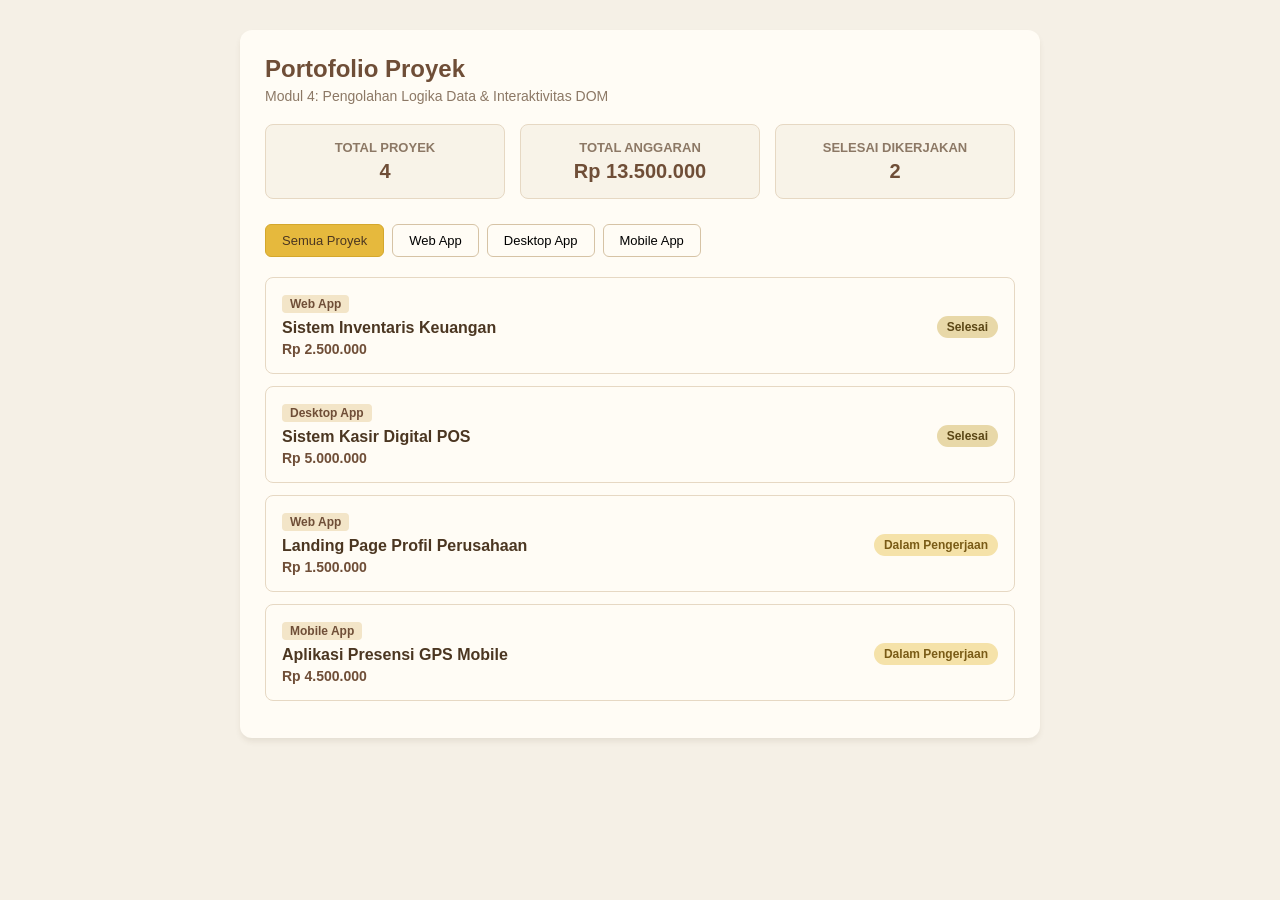
<file: index.html>
<!DOCTYPE html>
<html lang="id">
<head>
    <meta charset="UTF-8">
    <meta name="viewport" content="width=device-width, initial-scale=1.0">
    <title>Dashboard Portofolio Proyek - Modul 4</title>

    <style>
        * {
            box-sizing: border-box;
            margin: 0;
            padding: 0;
            font-family: 'Segoe UI', Tahoma, Geneva, sans-serif;
        }

        body {
            background-color: #F5F0E6;
            color: #4B3621;
            padding: 30px 15px;
        }

        .container {
            max-width: 800px;
            margin: 0 auto;
            background: #FFFCF5;
            border-radius: 12px;
            padding: 25px;
            box-shadow: 0 4px 6px -1px rgba(75, 54, 33, 0.1);
        }

        h1 {
            color: #6F4E37;
            font-size: 24px;
            margin-bottom: 5px;
        }

        p.subtitle {
            color: #8C7865;
            margin-bottom: 20px;
            font-size: 14px;
        }

        .stats-grid {
            display: grid;
            grid-template-columns: repeat(auto-fit, minmax(200px, 1fr));
            gap: 15px;
            margin-bottom: 25px;
        }

        .stat-card {
            background: #F8F3E8;
            border: 1px solid #E6D8C3;
            border-radius: 8px;
            padding: 15px;
            text-align: center;
        }

        .stat-card h3 {
            font-size: 13px;
            color: #8C7865;
            text-transform: uppercase;
            margin-bottom: 5px;
        }

        .stat-card p {
            font-size: 20px;
            font-weight: bold;
            color: #6F4E37;
        }

        .filter-group {
            display: flex;
            gap: 8px;
            margin-bottom: 20px;
            flex-wrap: wrap;
        }

        .btn-filter {
            padding: 8px 16px;
            border: 1px solid #D6C3A5;
            background: #FFFCF5;
            border-radius: 6px;
            cursor: pointer;
            font-size: 13px;
            font-weight: 500;
            transition: all 0.2s;
        }

        .btn-filter.active,
        .btn-filter:hover {
            background: #E6B93D;
            color: #4B3621;
            border-color: #D4A72C;
        }

        .project-card {
            border: 1px solid #E6D8C3;
            border-radius: 8px;
            padding: 16px;
            margin-bottom: 12px;
            display: flex;
            justify-content: space-between;
            align-items: center;
            background: #FFFCF5;
            transition: transform 0.15s ease;
        }

        .project-card:hover {
            transform: translateY(-2px);
            box-shadow: 0 4px 6px rgba(75, 54, 33, 0.05);
        }

        .project-info h4 {
            font-size: 16px;
            color: #4B3621;
            margin-bottom: 4px;
        }

        .project-category {
            display: inline-block;
            font-size: 12px;
            color: #6F4E37;
            background: #F3E5C8;
            padding: 2px 8px;
            border-radius: 4px;
            margin-bottom: 6px;
            font-weight: 600;
        }

        .project-budget {
            font-size: 14px;
            color: #6F4E37;
            font-weight: 600;
        }

        .badge {
            padding: 4px 10px;
            border-radius: 20px;
            font-size: 12px;
            font-weight: 600;
        }

        .badge-success {
            background: #E8D8A8;
            color: #5B4615;
        }

        .badge-pending {
            background: #F5E2A9;
            color: #795B16;
        }
    </style>
</head>

<body>
    <div class="container">
        <h1>Portofolio Proyek</h1>

        <p class="subtitle">
            Modul 4: Pengolahan Logika Data & Interaktivitas DOM
        </p>

        <!-- Kartu Ringkasan Statistik -->
        <div class="stats-grid">
            <div class="stat-card">
                <h3>Total Proyek</h3>
                <p id="stat-total-projects">0</p>
            </div>

            <div class="stat-card">
                <h3>Total Anggaran</h3>
                <p id="stat-total-budget">Rp 0</p>
            </div>

            <div class="stat-card">
                <h3>Selesai Dikerjakan</h3>
                <p id="stat-completed-projects">0</p>
            </div>
        </div>

        <!-- Tombol Filter Kategori -->
        <div class="filter-group">
            <button class="btn-filter active" data-category="Semua">
                Semua Proyek
            </button>

            <button class="btn-filter" data-category="Web App">
                Web App
            </button>

            <button class="btn-filter" data-category="Desktop App">
                Desktop App
            </button>

            <button class="btn-filter" data-category="Mobile App">
                Mobile App
            </button>
        </div>

        <!-- Kontainer Daftar Proyek -->
        <div id="project-list"></div>
    </div>

    <script src="main.js"></script>
</body>
</html>
</file>
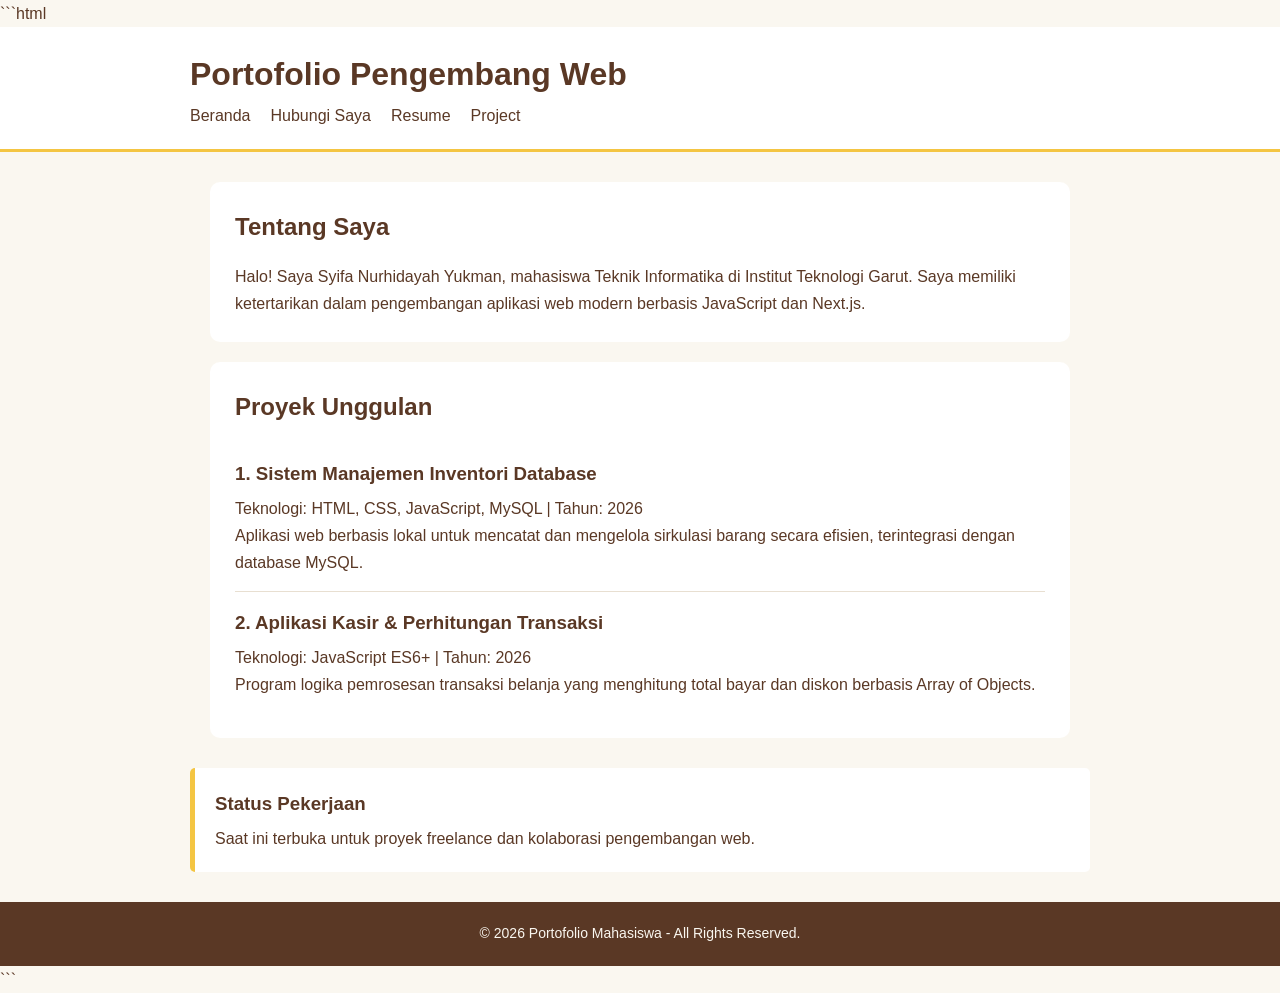
<file: PERTEMUAN 3/index.html>
```html
<!DOCTYPE html>
<html lang="id">
<head>
    <meta charset="UTF-8">
    <meta name="viewport" content="width=device-width, initial-scale=1.0">
    <title>Modul 2 - Web Portofolio Mahasiswa</title>
    <link rel="stylesheet" href="style.css">
</head>
<body>

    <header>
        <h1>Portofolio Pengembang Web</h1>

        <nav>
            <ul>
                <li><a href="index.html">Beranda</a></li>
                <li><a href="kontak.html">Hubungi Saya</a></li>
                <li><a href="resume.html">Resume</a></li>
                <li><a href="project.html">Project</a></li>
            </ul>
        </nav>
    </header>

    <hr>

    <main>
        <section id="tentang">
            <h2>Tentang Saya</h2>

            <p>
                Halo! Saya Syifa Nurhidayah Yukman, mahasiswa Teknik
                Informatika di Institut Teknologi Garut. Saya memiliki
                ketertarikan dalam pengembangan aplikasi web modern
                berbasis JavaScript dan Next.js.
            </p>
        </section>

        <hr>

        <section id="proyek">
            <h2>Proyek Unggulan</h2>

            <article>
                <header>
                    <h3>1. Sistem Manajemen Inventori Database</h3>

                    <p>
                        Teknologi: HTML, CSS, JavaScript, MySQL |
                        Tahun: <time datetime="2026">2026</time>
                    </p>
                </header>

                <p>
                    Aplikasi web berbasis lokal untuk mencatat dan
                    mengelola sirkulasi barang secara efisien,
                    terintegrasi dengan database MySQL.
                </p>
            </article>

            <article>
                <header>
                    <h3>2. Aplikasi Kasir &amp; Perhitungan Transaksi</h3>

                    <p>
                        Teknologi: JavaScript ES6+ |
                        Tahun: <time datetime="2026">2026</time>
                    </p>
                </header>

                <p>
                    Program logika pemrosesan transaksi belanja yang
                    menghitung total bayar dan diskon berbasis
                    Array of Objects.
                </p>
            </article>
        </section>
    </main>

    <hr>

    <aside>
        <h3>Status Pekerjaan</h3>

        <p>
            Saat ini terbuka untuk proyek freelance dan kolaborasi
            pengembangan web.
        </p>
    </aside>

    <hr>

    <footer>
        <p>&copy; 2026 Portofolio Mahasiswa - All Rights Reserved.</p>
    </footer>

</body>
</html>
```
</file>
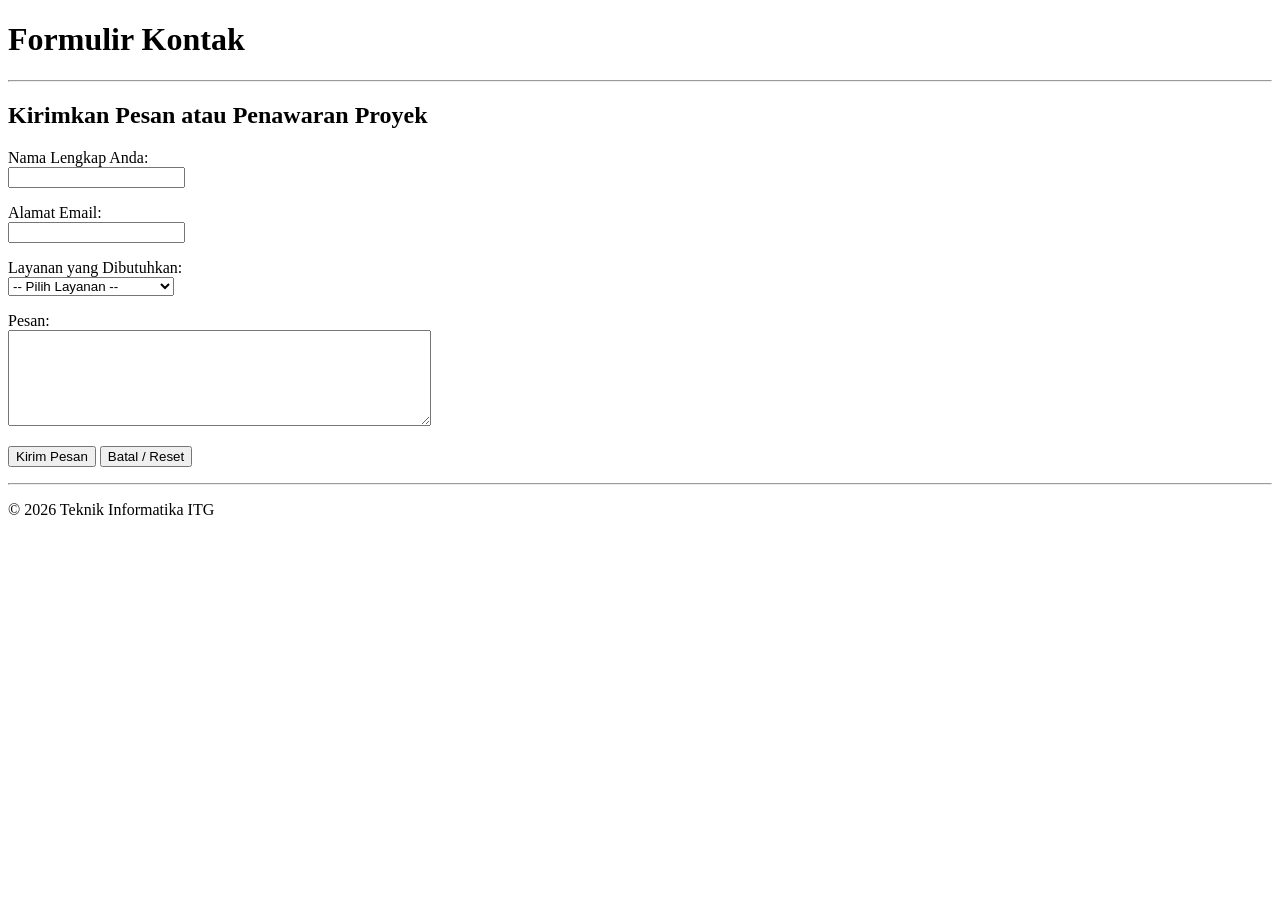
<file: kontak.html>
<!DOCTYPE html>
<html lang="id">
<head>
 <meta charset="UTF-8">
 <meta name="viewport" content="width=device-width, initialscale=1.0">
 <title>Modul 2 - Form Kontak</title>
</head>
<body>
 <header>
 <h1>Formulir Kontak</h1>
 </header>
 <hr>
 <main>
 <section>
 <h2>Kirimkan Pesan atau Penawaran Proyek</h2>
 <form>

 <p>
 <label for="nama_pengirim">Nama Lengkap
Anda:</label><br>
 <input type="text" id="nama_pengirim"
name="nama_pengirim">
 </p>
 <p>
 <label for="email_pengirim">Alamat
Email:</label><br>
 <input type="email" id="email_pengirim"
name="email_pengirim">
</p>
 <p>
 <label for="jenis_layanan">Layanan yang
Dibutuhkan:</label><br>
 <select id="jenis_layanan" name="jenis_layanan">
 <option value="">-- Pilih Layanan --</option>
 <option value="web">Pembuatan Web</option>
<option value="app">Pengembangan
Aplikasi</option>
 <option value="other">Lain-lain</option>
 </select>
 </p>
 <p>
 <label for="pesan">Pesan:</label><br>
<textarea id="pesan" name="pesan" rows="6"
cols="50"></textarea>
 </p>
 <p>
 <button type="submit">Kirim Pesan</button>
<button type="reset">Batal / Reset</button>
 </p>
 </form>
 </section>
 </main>
 <hr>
 <footer>
 <p>&copy; 2026 Teknik Informatika ITG</p>
 </footer>
</body>
</html>
</file>
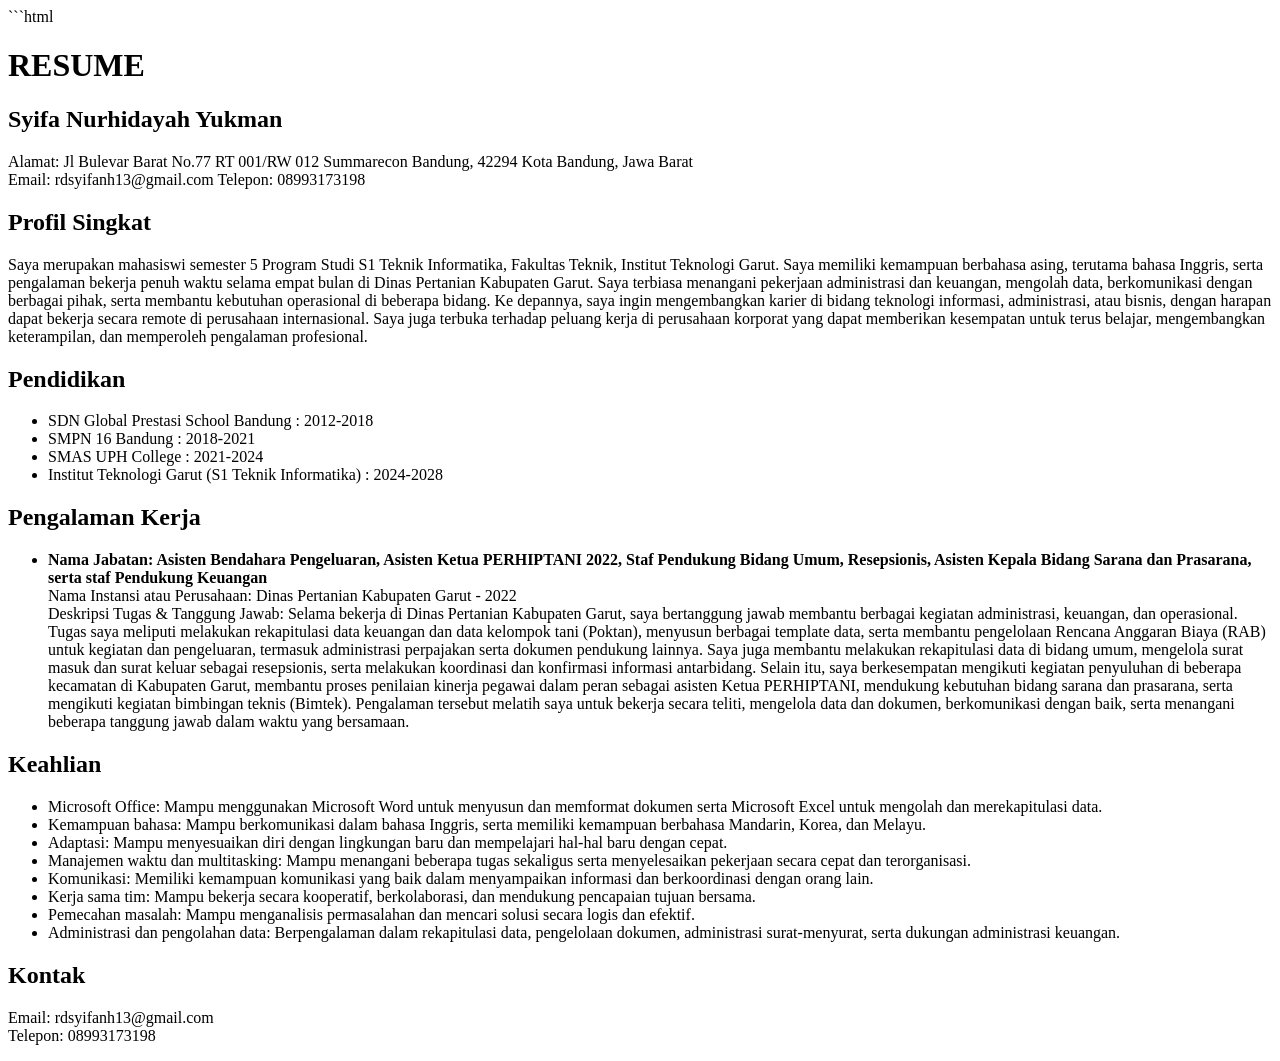
<file: resume.html>
```html
<!DOCTYPE html>
<html lang="id">
<head>
    <meta charset="UTF-8">
    <meta name="viewport" content="width=device-width, initial-scale=1.0">
    <title>Resume</title>

</head>

<body>

    <div class="container">

        <h1>RESUME</h1>

        <div class="identitas">
            <h2>Syifa Nurhidayah Yukman</h2>
            <p>
                Alamat: Jl Bulevar Barat No.77 RT 001/RW 012 Summarecon Bandung, 42294 Kota Bandung, Jawa Barat<br>
                Email: rdsyifanh13@gmail.com
                Telepon: 08993173198
            </p>
        </div>

        <h2>Profil Singkat</h2>
        <p>
            Saya merupakan mahasiswi semester 5 Program Studi S1 Teknik Informatika, Fakultas Teknik, Institut Teknologi Garut. Saya memiliki kemampuan berbahasa asing, terutama bahasa Inggris, serta pengalaman bekerja penuh waktu selama empat bulan di Dinas Pertanian Kabupaten Garut. Saya terbiasa menangani pekerjaan administrasi dan keuangan, mengolah data, berkomunikasi dengan berbagai pihak, serta membantu kebutuhan operasional di beberapa bidang. Ke depannya, saya ingin mengembangkan karier di bidang teknologi informasi, administrasi, atau bisnis, dengan harapan dapat bekerja secara remote di perusahaan internasional. Saya juga terbuka terhadap peluang kerja di perusahaan korporat yang dapat memberikan kesempatan untuk terus belajar, mengembangkan keterampilan, dan memperoleh pengalaman profesional.
        </p>

        <h2>Pendidikan</h2>
        <ul>
            <li>SDN Global Prestasi School Bandung : 2012-2018</li>
            <li>SMPN 16 Bandung : 2018-2021</li>
            <li>SMAS UPH College : 2021-2024</li>
            <li>Institut Teknologi Garut (S1 Teknik Informatika) : 2024-2028</li>
        </ul>

        <h2>Pengalaman Kerja</h2>
        <ul>
            <li>
                <strong>Nama Jabatan: Asisten Bendahara Pengeluaran, Asisten Ketua PERHIPTANI 2022, Staf Pendukung Bidang Umum, Resepsionis, Asisten Kepala Bidang Sarana dan Prasarana, serta staf Pendukung Keuangan</strong><br>
                Nama Instansi atau Perusahaan: Dinas Pertanian Kabupaten Garut - 2022<br>
                Deskripsi Tugas & Tanggung Jawab: Selama bekerja di Dinas Pertanian Kabupaten Garut, saya bertanggung jawab membantu berbagai kegiatan administrasi, keuangan, dan operasional. Tugas saya meliputi melakukan rekapitulasi data keuangan dan data kelompok tani (Poktan), menyusun berbagai template data, serta membantu pengelolaan Rencana Anggaran Biaya (RAB) untuk kegiatan dan pengeluaran, termasuk administrasi perpajakan serta dokumen pendukung lainnya. Saya juga membantu melakukan rekapitulasi data di bidang umum, mengelola surat masuk dan surat keluar sebagai resepsionis, serta melakukan koordinasi dan konfirmasi informasi antarbidang. Selain itu, saya berkesempatan mengikuti kegiatan penyuluhan di beberapa kecamatan di Kabupaten Garut, membantu proses penilaian kinerja pegawai dalam peran sebagai asisten Ketua PERHIPTANI, mendukung kebutuhan bidang sarana dan prasarana, serta mengikuti kegiatan bimbingan teknis (Bimtek). Pengalaman tersebut melatih saya untuk bekerja secara teliti, mengelola data dan dokumen, berkomunikasi dengan baik, serta menangani beberapa tanggung jawab dalam waktu yang bersamaan.
            </li>
        </ul>

        <h2>Keahlian</h2>
        <ul>
            <li>Microsoft Office: Mampu menggunakan Microsoft Word untuk menyusun dan memformat dokumen serta Microsoft Excel untuk mengolah dan merekapitulasi data.</li>
            <li>Kemampuan bahasa: Mampu berkomunikasi dalam bahasa Inggris, serta memiliki kemampuan berbahasa Mandarin, Korea, dan Melayu.</li>
            <li>Adaptasi: Mampu menyesuaikan diri dengan lingkungan baru dan mempelajari hal-hal baru dengan cepat.</li>
            <li>Manajemen waktu dan multitasking: Mampu menangani beberapa tugas sekaligus serta menyelesaikan pekerjaan secara cepat dan terorganisasi.</li>
            <li>Komunikasi: Memiliki kemampuan komunikasi yang baik dalam menyampaikan informasi dan berkoordinasi dengan orang lain.</li>
            <li>Kerja sama tim: Mampu bekerja secara kooperatif, berkolaborasi, dan mendukung pencapaian tujuan bersama.</li>
            <li>Pemecahan masalah: Mampu menganalisis permasalahan dan mencari solusi secara logis dan efektif.</li>
            <li>Administrasi dan pengolahan data: Berpengalaman dalam rekapitulasi data, pengelolaan dokumen, administrasi surat-menyurat, serta dukungan administrasi keuangan.</li>
        </ul>

        <h2>Kontak</h2>
        <p>
            Email: rdsyifanh13@gmail.com<br>
            Telepon: 08993173198
        </p>

    </div>

</body>
</html>
</file>
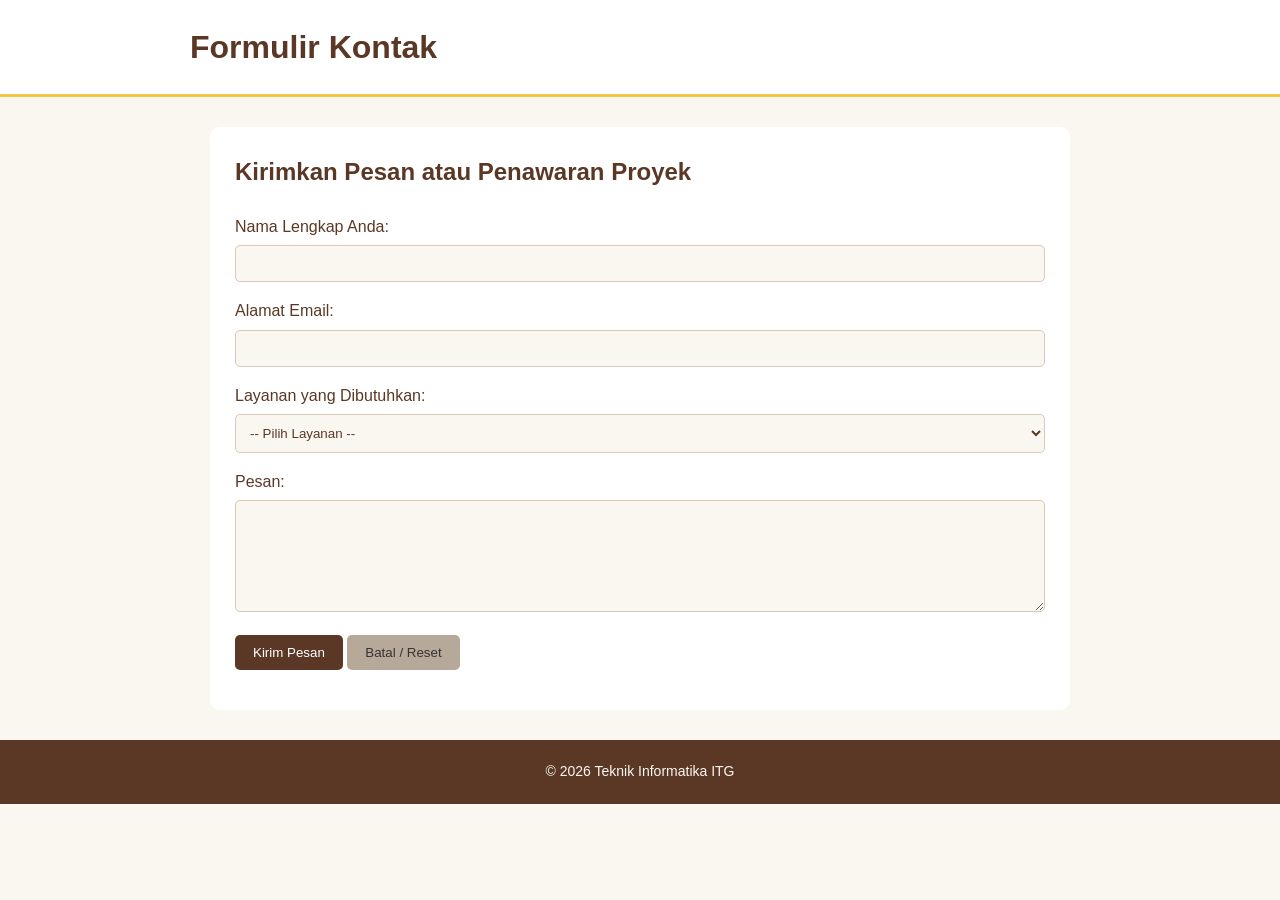
<file: PERTEMUAN 3/kontak.html>
<!DOCTYPE html>
<html lang="id">
<head>
 <meta charset="UTF-8">
 <meta name="viewport" content="width=device-width, initialscale=1.0">
 <title>Modul 2 - Form Kontak</title>
 <link rel="stylesheet" href="style.css">
</head>
<body>
 <header>
 <h1>Formulir Kontak</h1>
 </header>
 <hr>
 <main>
 <section>
 <h2>Kirimkan Pesan atau Penawaran Proyek</h2>
 <form>

 <p>
 <label for="nama_pengirim">Nama Lengkap
Anda:</label><br>
 <input type="text" id="nama_pengirim"
name="nama_pengirim">
 </p>
 <p>
 <label for="email_pengirim">Alamat
Email:</label><br>
 <input type="email" id="email_pengirim"
name="email_pengirim">
</p>
 <p>
 <label for="jenis_layanan">Layanan yang
Dibutuhkan:</label><br>
 <select id="jenis_layanan" name="jenis_layanan">
 <option value="">-- Pilih Layanan --</option>
 <option value="web">Pembuatan Web</option>
<option value="app">Pengembangan
Aplikasi</option>
 <option value="other">Lain-lain</option>
 </select>
 </p>
 <p>
 <label for="pesan">Pesan:</label><br>
<textarea id="pesan" name="pesan" rows="6"
cols="50"></textarea>
 </p>
 <p>
 <button type="submit">Kirim Pesan</button>
<button type="reset">Batal / Reset</button>
 </p>
 </form>
 </section>
 </main>
 <hr>
 <footer>
 <p>&copy; 2026 Teknik Informatika ITG</p>
 </footer>
</body>
</html>
</file>
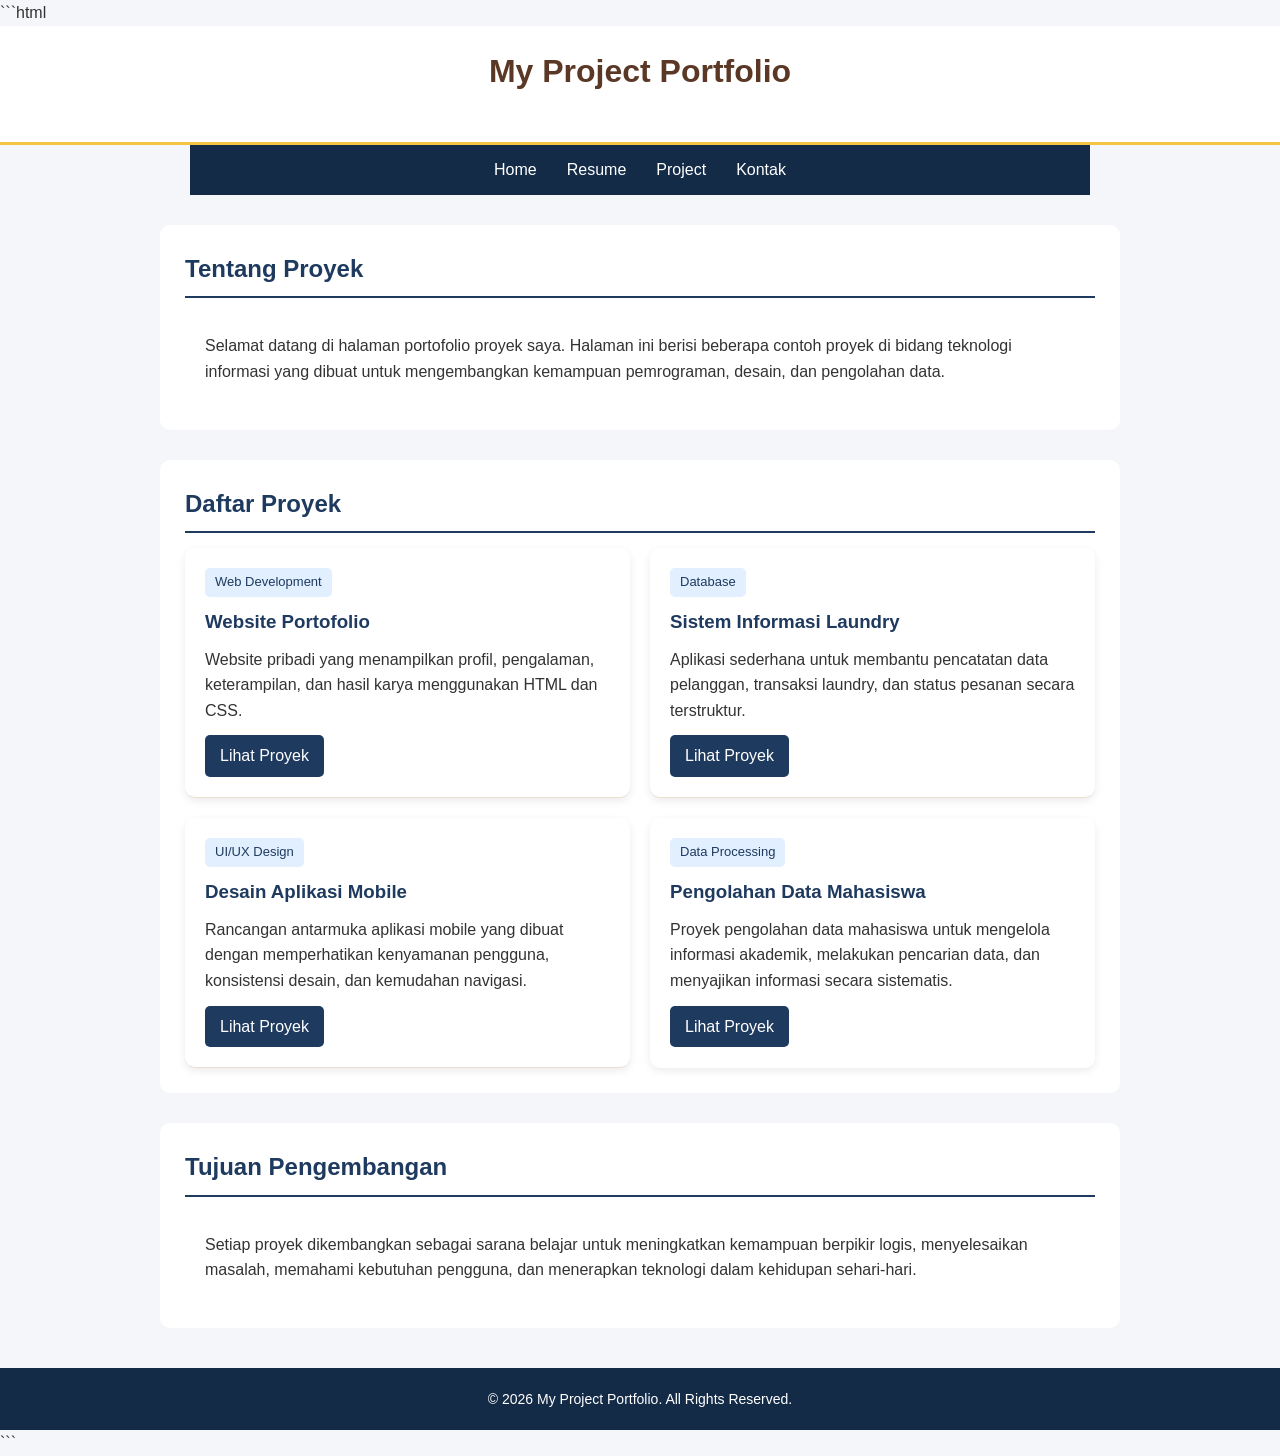
<file: PERTEMUAN 3/project.html>
```html
<!DOCTYPE html>
<html lang="id">
<head>
    <meta charset="UTF-8">
    <meta name="viewport" content="width=device-width, initial-scale=1.0">
    <title>Project - Portfolio Mahasiswa</title>
     <link rel="stylesheet" href="style.css">

    <style>
        /* Reset */
        * {
            margin: 0;
            padding: 0;
            box-sizing: border-box;
        }

        body {
            font-family: Arial, sans-serif;
            background-color: #f4f6f9;
            color: #333;
            line-height: 1.6;
        }

        /* Header */
        header {
            background-color: #1e3a5f;
            color: white;
            padding: 25px 20px;
            text-align: center;
        }

        header h1 {
            margin-bottom: 5px;
        }

        /* Navigasi */
        nav {
            background-color: #142b47;
            padding: 12px;
        }

        nav ul {
            display: flex;
            justify-content: center;
            gap: 30px;
            list-style: none;
        }

        nav a {
            color: white;
            text-decoration: none;
        }

        nav a:hover {
            color: #80c4ff;
        }

        /* Konten utama */
        main {
            max-width: 1000px;
            margin: 30px auto;
            padding: 0 20px;
        }

        section {
            margin-bottom: 30px;
        }

        section h2 {
            color: #1e3a5f;
            margin-bottom: 15px;
            border-bottom: 2px solid #1e3a5f;
            padding-bottom: 8px;
        }

        /* Daftar proyek */
        .project-container {
            display: grid;
            grid-template-columns: repeat(2, 1fr);
            gap: 20px;
        }

        article {
            background-color: white;
            padding: 20px;
            border-radius: 10px;
            box-shadow: 0 3px 8px rgba(0, 0, 0, 0.08);
        }

        article h3 {
            color: #1e3a5f;
            margin-bottom: 10px;
        }

        article p {
            margin-bottom: 12px;
        }

        .category {
            display: inline-block;
            background-color: #e1efff;
            color: #1e3a5f;
            padding: 4px 10px;
            border-radius: 5px;
            font-size: 13px;
            margin-bottom: 10px;
        }

        /* Tombol */
        .button {
            display: inline-block;
            background-color: #1e3a5f;
            color: white;
            text-decoration: none;
            padding: 8px 15px;
            border-radius: 5px;
        }

        .button:hover {
            background-color: #315b88;
        }

        /* Tentang proyek */
        .about {
            background-color: white;
            padding: 20px;
            border-radius: 10px;
        }

        /* Footer */
        footer {
            background-color: #142b47;
            color: white;
            text-align: center;
            padding: 20px;
            margin-top: 40px;
        }

        /* Tampilan HP */
        @media (max-width: 600px) {
            nav ul {
                flex-direction: column;
                align-items: center;
                gap: 10px;
            }

            .project-container {
                grid-template-columns: 1fr;
            }

            header h1 {
                font-size: 24px;
            }
        }
    </style>
</head>

<body>

    <!-- Header -->
    <header>
        <h1>My Project Portfolio</h1>
        <p>Kumpulan Proyek dan Karya Mahasiswa</p>
    </header>

    <!-- Navigasi -->
    <nav>
        <ul>
            <li><a href="index.html">Home</a></li>
            <li><a href="resume.html">Resume</a></li>
            <li><a href="project.html">Project</a></li>
            <li><a href="kontak.html">Kontak</a></li>
        </ul>
    </nav>

    <!-- Konten Utama -->
    <main>

        <!-- Tentang -->
        <section>
            <h2>Tentang Proyek</h2>

            <div class="about">
                <p>
                    Selamat datang di halaman portofolio proyek saya.
                    Halaman ini berisi beberapa contoh proyek di bidang
                    teknologi informasi yang dibuat untuk mengembangkan
                    kemampuan pemrograman, desain, dan pengolahan data.
                </p>
            </div>
        </section>

        <!-- Daftar Proyek -->
        <section id="project">
            <h2>Daftar Proyek</h2>

            <div class="project-container">

                <article>
                    <span class="category">Web Development</span>
                    <h3>Website Portofolio</h3>
                    <p>
                        Website pribadi yang menampilkan profil,
                        pengalaman, keterampilan, dan hasil karya
                        menggunakan HTML dan CSS.
                    </p>
                    <a href="index.html" class="button">Lihat Proyek</a>
                </article>

                <article>
                    <span class="category">Database</span>
                    <h3>Sistem Informasi Laundry</h3>
                    <p>
                        Aplikasi sederhana untuk membantu pencatatan
                        data pelanggan, transaksi laundry, dan status
                        pesanan secara terstruktur.
                    </p>
                    <a href="#" class="button">Lihat Proyek</a>
                </article>

                <article>
                    <span class="category">UI/UX Design</span>
                    <h3>Desain Aplikasi Mobile</h3>
                    <p>
                        Rancangan antarmuka aplikasi mobile yang dibuat
                        dengan memperhatikan kenyamanan pengguna,
                        konsistensi desain, dan kemudahan navigasi.
                    </p>
                    <a href="#" class="button">Lihat Proyek</a>
                </article>

                <article>
                    <span class="category">Data Processing</span>
                    <h3>Pengolahan Data Mahasiswa</h3>
                    <p>
                        Proyek pengolahan data mahasiswa untuk
                        mengelola informasi akademik, melakukan
                        pencarian data, dan menyajikan informasi
                        secara sistematis.
                    </p>
                    <a href="#" class="button">Lihat Proyek</a>
                </article>

            </div>
        </section>

        <!-- Tujuan -->
        <section>
            <h2>Tujuan Pengembangan</h2>

            <div class="about">
                <p>
                    Setiap proyek dikembangkan sebagai sarana belajar
                    untuk meningkatkan kemampuan berpikir logis,
                    menyelesaikan masalah, memahami kebutuhan pengguna,
                    dan menerapkan teknologi dalam kehidupan sehari-hari.
                </p>
            </div>
        </section>

    </main>

    <!-- Footer -->
    <footer>
        <p>&copy; 2026 My Project Portfolio. All Rights Reserved.</p>
    </footer>

</body>
</html>
```
</file>
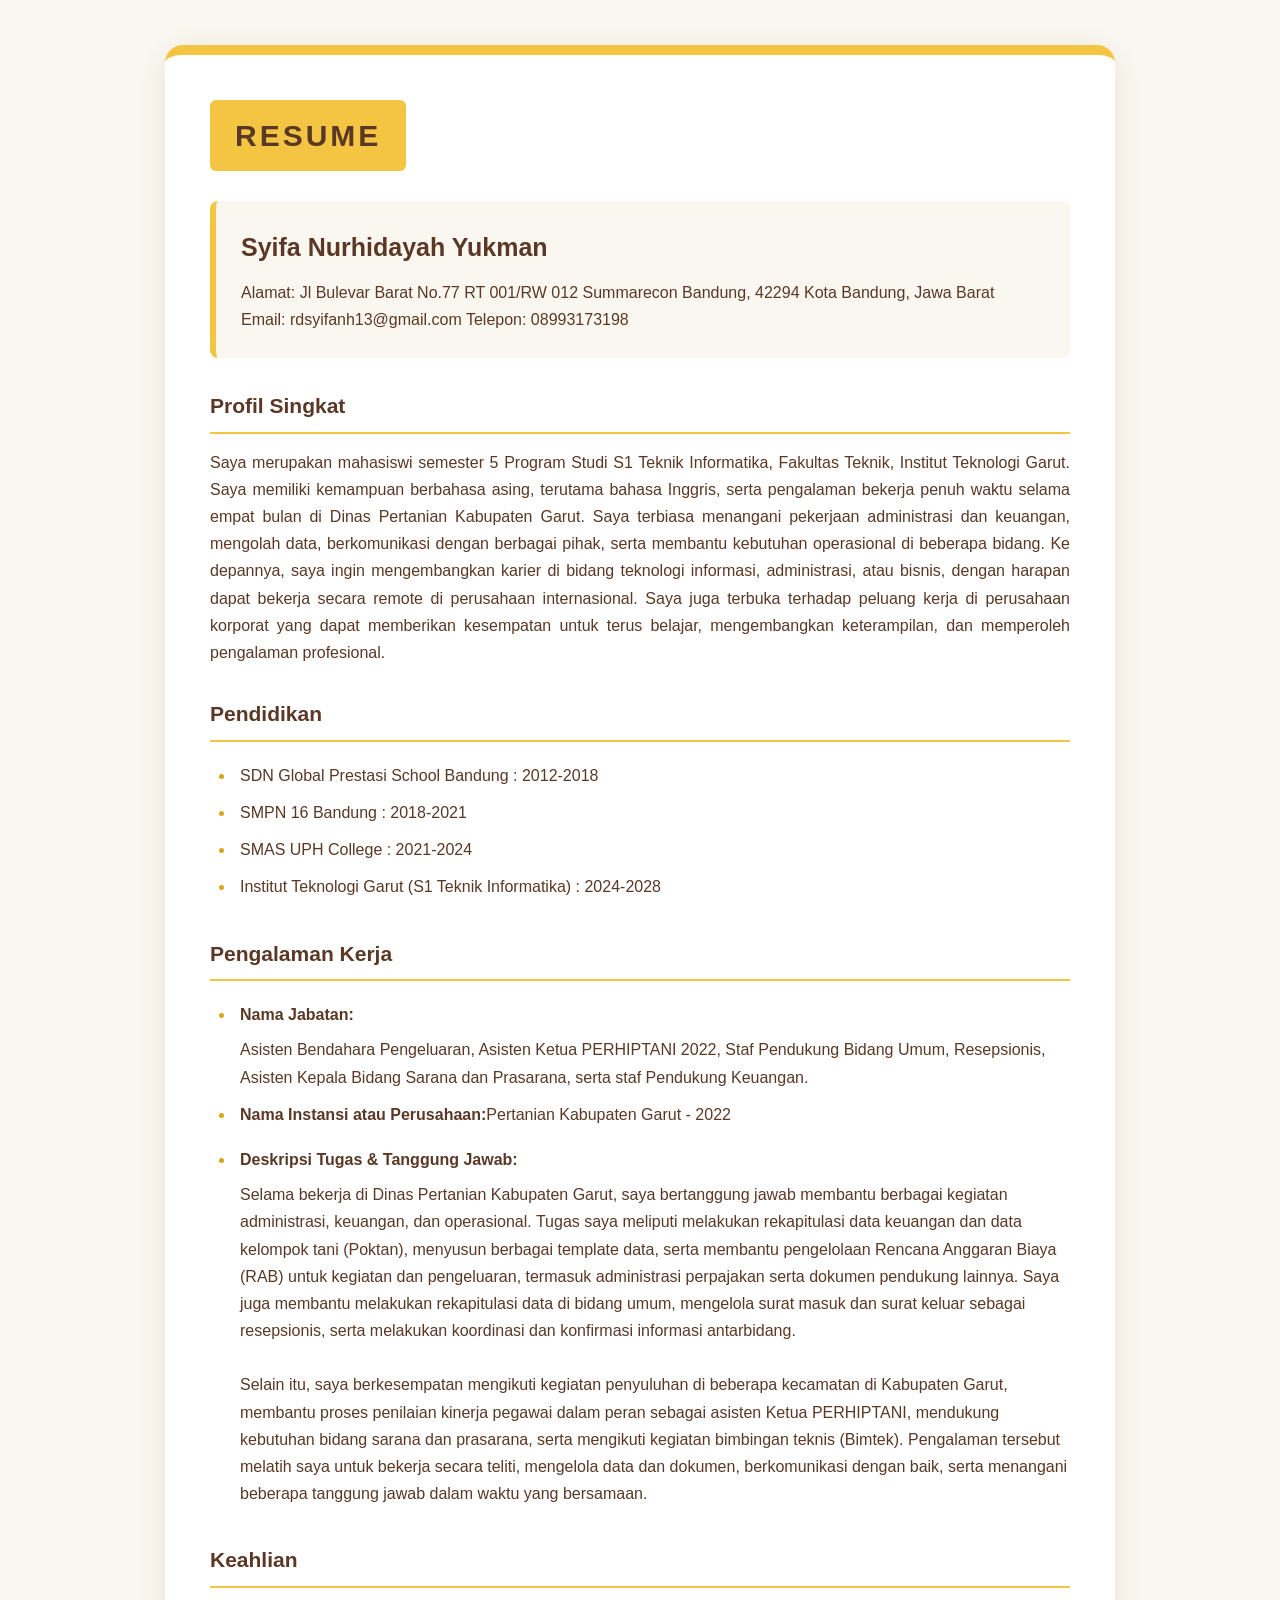
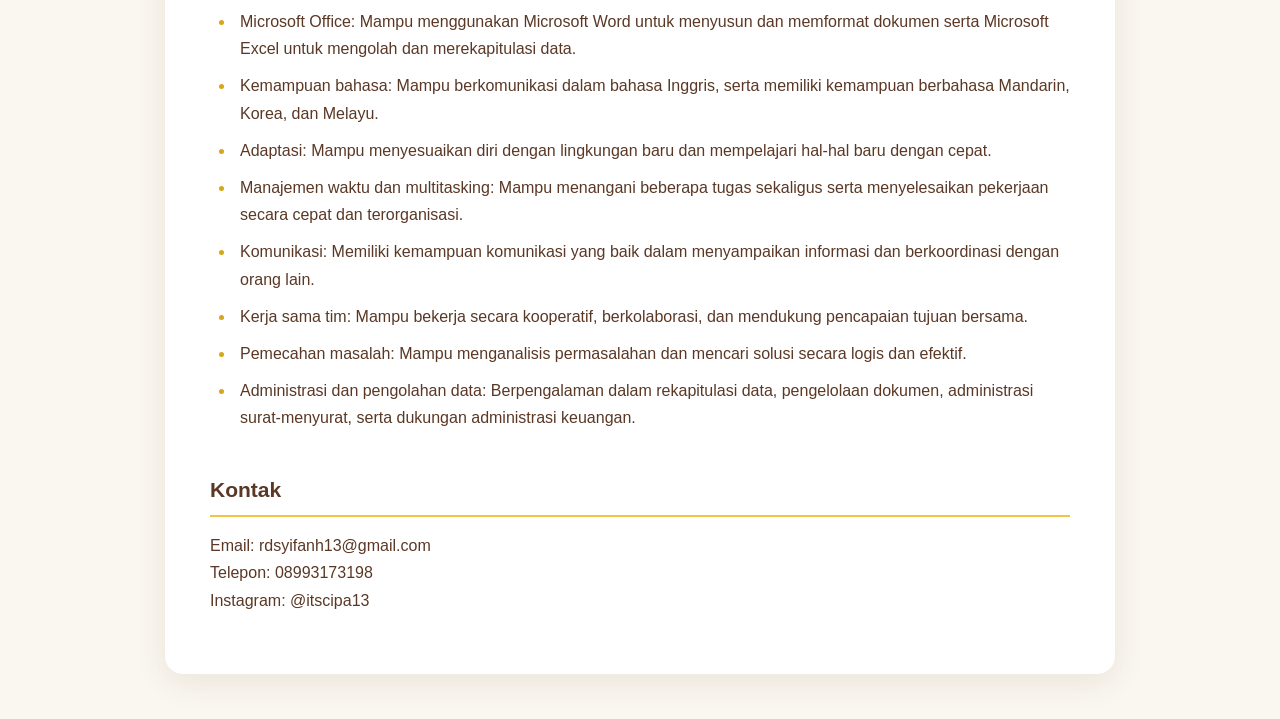
<file: PERTEMUAN 3/resume.html>
<!DOCTYPE html>
<html lang="id">
<head>
    <meta charset="UTF-8">
    <meta name="viewport" content="width=device-width, initial-scale=1.0">
    <title>Resume</title>
    <link rel="stylesheet" href="style.css">

</head>

<body>

    <div class="container">

        <h1>RESUME</h1>

        <div class="identitas">
            <h2>Syifa Nurhidayah Yukman</h2>
            <p>
                Alamat: Jl Bulevar Barat No.77 RT 001/RW 012 Summarecon Bandung, 42294 Kota Bandung, Jawa Barat<br>
                Email: rdsyifanh13@gmail.com
                Telepon: 08993173198
            </p>
        </div>

        <h2>Profil Singkat</h2>
        <p>
            Saya merupakan mahasiswi semester 5 Program Studi S1 Teknik Informatika, Fakultas Teknik, Institut Teknologi Garut. Saya memiliki kemampuan berbahasa asing, terutama bahasa Inggris, serta pengalaman bekerja penuh waktu selama empat bulan di Dinas Pertanian Kabupaten Garut. Saya terbiasa menangani pekerjaan administrasi dan keuangan, mengolah data, berkomunikasi dengan berbagai pihak, serta membantu kebutuhan operasional di beberapa bidang. Ke depannya, saya ingin mengembangkan karier di bidang teknologi informasi, administrasi, atau bisnis, dengan harapan dapat bekerja secara remote di perusahaan internasional. Saya juga terbuka terhadap peluang kerja di perusahaan korporat yang dapat memberikan kesempatan untuk terus belajar, mengembangkan keterampilan, dan memperoleh pengalaman profesional.
        </p>

        <h2>Pendidikan</h2>
        <ul>
            <li>SDN Global Prestasi School Bandung : 2012-2018</li>
            <li>SMPN 16 Bandung : 2018-2021</li>
            <li>SMAS UPH College : 2021-2024</li>
            <li>Institut Teknologi Garut (S1 Teknik Informatika) : 2024-2028</li>
        </ul>

        <h2>Pengalaman Kerja</h2>
        <ul>
            <li>
                <p><strong>Nama Jabatan:</strong></p>
                <p>
                    Asisten Bendahara Pengeluaran, Asisten Ketua PERHIPTANI 2022, Staf Pendukung Bidang Umum, Resepsionis, Asisten Kepala Bidang Sarana dan Prasarana, serta staf Pendukung Keuangan.
                </p>
            
            <li>
                <p><strong> Nama Instansi atau Perusahaan:</strong>Pertanian Kabupaten Garut - 2022</p>
            </li>
            <li>
                <p><strong> Deskripsi Tugas & Tanggung Jawab:</strong></p>
                <p>
                    Selama bekerja di Dinas Pertanian Kabupaten Garut, saya bertanggung jawab membantu berbagai kegiatan administrasi, keuangan, dan operasional. Tugas saya meliputi melakukan rekapitulasi data keuangan dan data kelompok tani (Poktan), menyusun berbagai template data, serta membantu pengelolaan Rencana Anggaran Biaya (RAB) untuk kegiatan dan pengeluaran, termasuk administrasi perpajakan serta dokumen pendukung lainnya. Saya juga membantu melakukan rekapitulasi data di bidang umum, mengelola surat masuk dan surat keluar sebagai resepsionis, serta melakukan koordinasi dan konfirmasi informasi antarbidang.<br>
            
                    <br>Selain itu, saya berkesempatan mengikuti kegiatan penyuluhan di beberapa kecamatan di Kabupaten Garut, membantu proses penilaian kinerja pegawai dalam peran sebagai asisten Ketua PERHIPTANI, mendukung kebutuhan bidang sarana dan prasarana, serta mengikuti kegiatan bimbingan teknis (Bimtek). Pengalaman tersebut melatih saya untuk bekerja secara teliti, mengelola data dan dokumen, berkomunikasi dengan baik, serta menangani beberapa tanggung jawab dalam waktu yang bersamaan.
                </p>
            </li>
        </ul>

        <h2>Keahlian</h2>
        <ul>
            <li>Microsoft Office: Mampu menggunakan Microsoft Word untuk menyusun dan memformat dokumen serta Microsoft Excel untuk mengolah dan merekapitulasi data.</li>
            <li>Kemampuan bahasa: Mampu berkomunikasi dalam bahasa Inggris, serta memiliki kemampuan berbahasa Mandarin, Korea, dan Melayu.</li>
            <li>Adaptasi: Mampu menyesuaikan diri dengan lingkungan baru dan mempelajari hal-hal baru dengan cepat.</li>
            <li>Manajemen waktu dan multitasking: Mampu menangani beberapa tugas sekaligus serta menyelesaikan pekerjaan secara cepat dan terorganisasi.</li>
            <li>Komunikasi: Memiliki kemampuan komunikasi yang baik dalam menyampaikan informasi dan berkoordinasi dengan orang lain.</li>
            <li>Kerja sama tim: Mampu bekerja secara kooperatif, berkolaborasi, dan mendukung pencapaian tujuan bersama.</li>
            <li>Pemecahan masalah: Mampu menganalisis permasalahan dan mencari solusi secara logis dan efektif.</li>
            <li>Administrasi dan pengolahan data: Berpengalaman dalam rekapitulasi data, pengelolaan dokumen, administrasi surat-menyurat, serta dukungan administrasi keuangan.</li>
        </ul>

        <h2>Kontak</h2>
        <p>
            Email: rdsyifanh13@gmail.com<br>
            Telepon: 08993173198<br>
            Instagram: @itscipa13
        </p>

    </div>

</body>
</html>
</file>
<file: PERTEMUAN 3/style.css>
/* ========================================
   PALLETE COLOR
   Canary Yellow : #F4C542
   Broken White  : #FAF7F0
   Coffee Brown  : #5A3825
   ======================================== */

/* RESET */
* {
    margin: 0;
    padding: 0;
    box-sizing: border-box;
}

/* BODY */
body {
    font-family: Arial, sans-serif;
    background-color: #FAF7F0;
    color: #5A3825;
    line-height: 1.7;
}

/* ========================================
   RESUME
   ======================================== */

.container {
    max-width: 950px;
    margin: 45px auto;
    padding: 45px;
    background-color: #FFFFFF;
    border-radius: 18px;
    border-top: 10px solid #F4C542;
    box-shadow: 0 8px 30px rgba(90, 56, 37, 0.10);
}

/* Judul Utama */
.container > h1 {
    display: inline-block;
    background-color: #F4C542;
    color: #5A3825;
    padding: 10px 25px;
    margin-bottom: 30px;
    border-radius: 6px;
    font-size: 30px;
    letter-spacing: 3px;
}

/* Identitas */
.identitas {
    background-color: #FAF7F0;
    padding: 25px;
    margin-bottom: 30px;
    border-left: 6px solid #F4C542;
    border-radius: 8px;
}

.identitas h2 {
    color: #5A3825;
    font-size: 25px;
    margin-bottom: 10px;
}

.identitas p {
    overflow-wrap: anywhere;
}

/* Judul Bagian */
.container > h2 {
    color: #5A3825;
    font-size: 21px;
    margin-top: 30px;
    margin-bottom: 15px;
    padding-bottom: 8px;
    border-bottom: 2px solid #F4C542;
}

/* Paragraf */
.container > p {
    text-align: justify;
    margin-bottom: 15px;
}

/* Daftar Pendidikan dan Keahlian */
.container ul {
    padding-left: 25px;
    margin-bottom: 20px;
}

.container li {
    padding: 5px 0;
    padding-left: 5px;
}

.container li::marker {
    color: #D6A719;
}

/* Pengalaman Kerja */
.container li strong {
    display: inline-block;
    color: #5A3825;
    margin-bottom: 8px;
}

/* Penekanan Teks */
.container strong {
    font-weight: 700;
}

/* Bagian Kontak */
.container > h2:last-of-type {
    margin-top: 35px;
}

/* ========================================
   HEADER
   ======================================== */

body > header {
    background-color: #FFFFFF;
    padding: 20px;
    border-bottom: 3px solid #F4C542;
}

body > header h1 {
    max-width: 900px;
    margin: auto;
    color: #5A3825;
}

/* ========================================
   NAVIGASI
   ======================================== */

nav {
    max-width: 900px;
    margin: auto;
}

nav ul {
    display: flex;
    gap: 20px;
    list-style: none;
}

nav a {
    color: #5A3825;
    text-decoration: none;
    transition: color 0.3s ease;
}

nav a:hover {
    color: #C18B00;
}

/* ========================================
   MAIN DAN SECTION
   ======================================== */

main {
    max-width: 900px;
    margin: 30px auto;
    padding: 0 20px;
}

section {
    background-color: #FFFFFF;
    padding: 25px;
    border-radius: 10px;
    margin-bottom: 20px;
}

main img {
    display: block;
    max-width: 100%;
    height: auto;
    margin: 0;
}

h2 {
    margin-bottom: 15px;
}

h3 {
    margin-bottom: 5px;
}

/* ========================================
   PROJECT
   ======================================== */

#project {
    margin-top: 30px;
}

article {
    padding: 15px 0;
    border-bottom: 1px solid #E8DFD1;
}

article:last-child {
    border-bottom: none;
}

/* ========================================
   FORM
   ======================================== */

form {
    margin-top: 20px;
}

form p {
    margin-bottom: 15px;
}

label {
    display: inline-block;
    margin-bottom: 5px;
}

input[type="text"],
input[type="email"],
select,
textarea {
    width: 100%;
    padding: 10px;
    border: 1px solid #D8C8B5;
    border-radius: 5px;
    font-family: Arial, sans-serif;
    background-color: #FAF7F0;
    color: #5A3825;
}

textarea {
    resize: vertical;
}

button {
    padding: 10px 18px;
    border: none;
    border-radius: 5px;
    background-color: #5A3825;
    color: #FFFFFF;
    cursor: pointer;
    transition: 0.3s ease;
}

button[type="reset"] {
    background-color: #B7A99A;
    color: #333333;
}

button:hover {
    opacity: 0.8;
}

/* ========================================
   ASIDE
   ======================================== */

aside {
    max-width: 900px;
    margin: 30px auto;
    padding: 20px;
    background-color: #FFFFFF;
    border-left: 5px solid #F4C542;
    border-radius: 5px;
}

/* ========================================
   FOOTER
   ======================================== */

footer {
    padding: 20px;
    text-align: center;
    color: #FAF7F0;
    background-color: #5A3825;
    font-size: 14px;
}

/* GARIS HR */
hr {
    display: none;
}

/* ========================================
   RESPONSIVE DESIGN
   ======================================== */

@media (max-width: 700px) {
    .container {
        margin: 20px 12px;
        padding: 22px;
        border-radius: 12px;
    }

    .container > h1 {
        font-size: 25px;
        letter-spacing: 2px;
    }

    .identitas {
        padding: 18px;
    }

    .identitas h2 {
        font-size: 21px;
    }

    .container > h2 {
        font-size: 19px;
    }

    .container > p {
        text-align: left;
    }

    nav ul {
        flex-direction: column;
        gap: 8px;
    }

    main {
        margin-top: 20px;
    }

    section {
        padding: 20px;
    }

    aside {
        margin: 20px 12px;
    }
}
</file>
